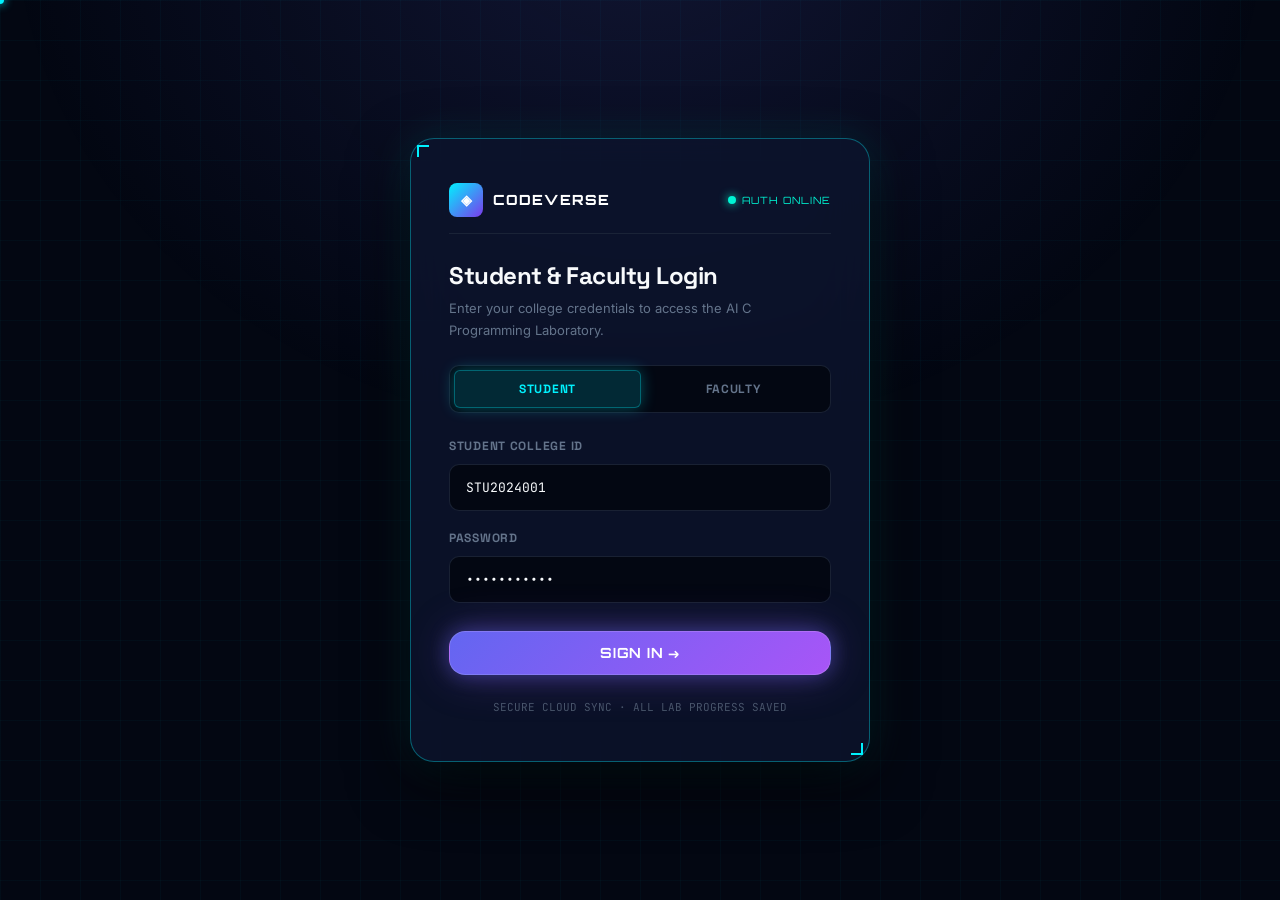
<file: frontend/login.html>
<!DOCTYPE html>
<html lang="en">
<head>
  <meta charset="UTF-8" />
  <meta name="viewport" content="width=device-width, initial-scale=1.0" />
  <title>Login — SMART LAB: Intelligent C Programming Laboratory</title>
  <meta name="description" content="Sign in to the SMART LAB C programming assessment and error explanation system." />

  <!-- Google Fonts -->
  <link rel="preconnect" href="https://fonts.googleapis.com">
  <link href="https://fonts.googleapis.com/css2?family=Inter:wght@400;500;600;700;800&family=Orbitron:wght@600;800;900&family=Space+Grotesk:wght@500;600;700;800&family=JetBrains+Mono:wght@400;500&display=swap" rel="stylesheet" />

  <link rel="stylesheet" href="css/base.css" />
  <link rel="stylesheet" href="css/components.css" />
  <link rel="stylesheet" href="css/animations.css" />

  <style>
    .login-page {
      min-height: 100vh;
      display: flex;
      align-items: center;
      justify-content: center;
      position: relative;
      overflow: hidden;
      padding: 24px;
    }

    .login-terminal {
      position: relative;
      z-index: 2;
      width: 100%;
      max-width: 460px;
      padding: 44px 38px;
      background: rgba(13, 21, 46, 0.8);
      backdrop-filter: blur(28px);
      border: 1px solid var(--border-cyan);
      border-radius: var(--radius-xl);
      box-shadow: 0 20px 60px rgba(0, 0, 0, 0.8), 0 0 40px rgba(0, 242, 254, 0.15);
    }

    .login-terminal-header {
      display: flex;
      align-items: center;
      justify-content: space-between;
      margin-bottom: 28px;
      padding-bottom: 16px;
      border-bottom: 1px solid var(--border-subtle);
    }

    .terminal-status-tag {
      font-family: var(--font-cyber);
      font-size: 10px;
      color: var(--neon-emerald);
      letter-spacing: 0.1em;
      display: flex;
      align-items: center;
      gap: 6px;
    }

    .role-toggle-bar {
      display: flex;
      background: var(--bg-deepest);
      border: 1px solid var(--border-subtle);
      border-radius: var(--radius-md);
      padding: 4px;
      margin-bottom: 24px;
    }

    .role-btn {
      flex: 1;
      padding: 10px;
      text-align: center;
      font-family: var(--font-display);
      font-size: var(--text-xs);
      font-weight: 700;
      color: var(--text-faint);
      border-radius: var(--radius-sm);
      border: none;
      background: transparent;
      cursor: pointer;
      letter-spacing: 0.06em;
      text-transform: uppercase;
      transition: all var(--duration-fast);
    }

    .role-btn.active {
      background: rgba(0, 242, 254, 0.15);
      color: var(--neon-cyan);
      box-shadow: 0 0 15px rgba(0, 242, 254, 0.3);
      border: 1px solid rgba(0, 242, 254, 0.3);
    }

    .login-input {
      background: var(--bg-deepest);
      border: 1px solid var(--border-subtle);
      border-radius: var(--radius-md);
      color: var(--text-primary);
      font-family: var(--font-mono);
      font-size: var(--text-sm);
      padding: 14px 16px;
      width: 100%;
      outline: none;
      transition: all 0.2s ease;
    }

    .login-input:focus {
      border-color: var(--neon-cyan);
      box-shadow: 0 0 16px rgba(0, 242, 254, 0.3);
    }
  </style>
</head>
<body>

  <div class="login-page">
    <div class="login-terminal corner-brackets anim-scale-in">
      <div class="login-terminal-header">
        <div style="display: flex; align-items: center; gap: 10px;">
          <div style="width: 34px; height: 34px; border-radius: 8px; background: linear-gradient(135deg, #00f2fe, #7c3aed); display: flex; align-items: center; justify-content: center; color: white; font-family: var(--font-cyber); font-weight: 900; font-size: 14px;">◈</div>
          <span style="font-family: var(--font-cyber); font-size: 14px; font-weight: 800; color: #fff; letter-spacing: 0.08em;">CODEVERSE</span>
        </div>
        <div class="terminal-status-tag">
          <span class="status-dot online"></span>
          AUTH ONLINE
        </div>
      </div>

      <h1 style="font-size: var(--text-2xl); font-weight: 800; margin-bottom: 6px;">Student & Faculty Login</h1>
      <p style="font-size: var(--text-sm); color: var(--text-faint); margin-bottom: 24px;">Enter your college credentials to access the AI C Programming Laboratory.</p>

      <!-- Role Selector -->
      <div class="role-toggle-bar" role="tablist">
        <button class="role-btn active" data-role="student" role="tab" id="btn-role-student">Student</button>
        <button class="role-btn" data-role="faculty" role="tab" id="btn-role-faculty">Faculty</button>
      </div>

      <!-- Login Form -->
      <form id="terminal-login-form">
        <div class="input-group">
          <label class="input-label" id="label-user-id" for="input-user-id">Student College ID</label>
          <input class="login-input" type="text" id="input-user-id" placeholder="e.g. STU2024001" autocomplete="username" required value="STU2024001" />
        </div>

        <div class="input-group" style="margin-bottom: 28px;">
          <label class="input-label" for="input-password">Password</label>
          <input class="login-input" type="password" id="input-password" placeholder="••••••••" autocomplete="current-password" required value="password123" />
        </div>

        <button type="submit" class="btn btn-primary btn-lg" id="btn-submit-login" style="width: 100%;" data-magnetic>
          <span style="font-family: var(--font-cyber); letter-spacing: 0.05em;">SIGN IN →</span>
        </button>
      </form>

      <div style="text-align: center; margin-top: 24px; font-size: 11px; color: var(--text-ghost); font-family: var(--font-mono);">
        SECURE CLOUD SYNC · ALL LAB PROGRESS SAVED
      </div>
    </div>
  </div>

  <script src="https://cdnjs.cloudflare.com/ajax/libs/gsap/3.12.5/gsap.min.js"></script>
  <script src="js/audio.js"></script>
  <script src="js/cursor.js"></script>
  <script src="js/fullscreen.js"></script>
  <script src="js/api.js"></script>

  <script>
    let selectedRole = 'student';
    const roleButtons = document.querySelectorAll('.role-btn');
    const labelUserId = document.getElementById('label-user-id');
    const inputUserId = document.getElementById('input-user-id');
    const form = document.getElementById('terminal-login-form');
    const submitBtn = document.getElementById('btn-submit-login');

    roleButtons.forEach(btn => {
      btn.addEventListener('click', () => {
        roleButtons.forEach(b => b.classList.remove('active'));
        btn.classList.add('active');
        selectedRole = btn.dataset.role;

        if (typeof SoundFX !== 'undefined') SoundFX.playClick();

        if (selectedRole === 'faculty') {
          labelUserId.textContent = 'Faculty ID';
          inputUserId.placeholder = 'e.g. FAC2024001';
          inputUserId.value = 'FAC2024001';
        } else {
          labelUserId.textContent = 'Student College ID';
          inputUserId.placeholder = 'e.g. STU2024001';
          inputUserId.value = 'STU2024001';
        }
      });
    });

    form.addEventListener('submit', async (e) => {
      e.preventDefault();
      if (typeof SoundFX !== 'undefined') SoundFX.playExecute();

      submitBtn.disabled = true;
      submitBtn.innerHTML = '<span class="spinner"></span> AUTHENTICATING...';


      const userId = inputUserId.value.trim() || (selectedRole === 'faculty' ? 'FAC2024001' : 'STU2024001');

      try {
        await API.login(userId, selectedRole);
      } catch (err) {
        console.log('Login API fallback local storage set');
        localStorage.setItem('codeverse_user_id', userId);
        localStorage.setItem('codeverse_role', selectedRole);
      }

      await new Promise(r => setTimeout(r, 600));

      if (selectedRole === 'faculty') {
        window.location.href = 'faculty/dashboard.html';
      } else {
        window.location.href = 'student/dashboard.html';
      }
    });
  </script>
</body>
</html>
</file>
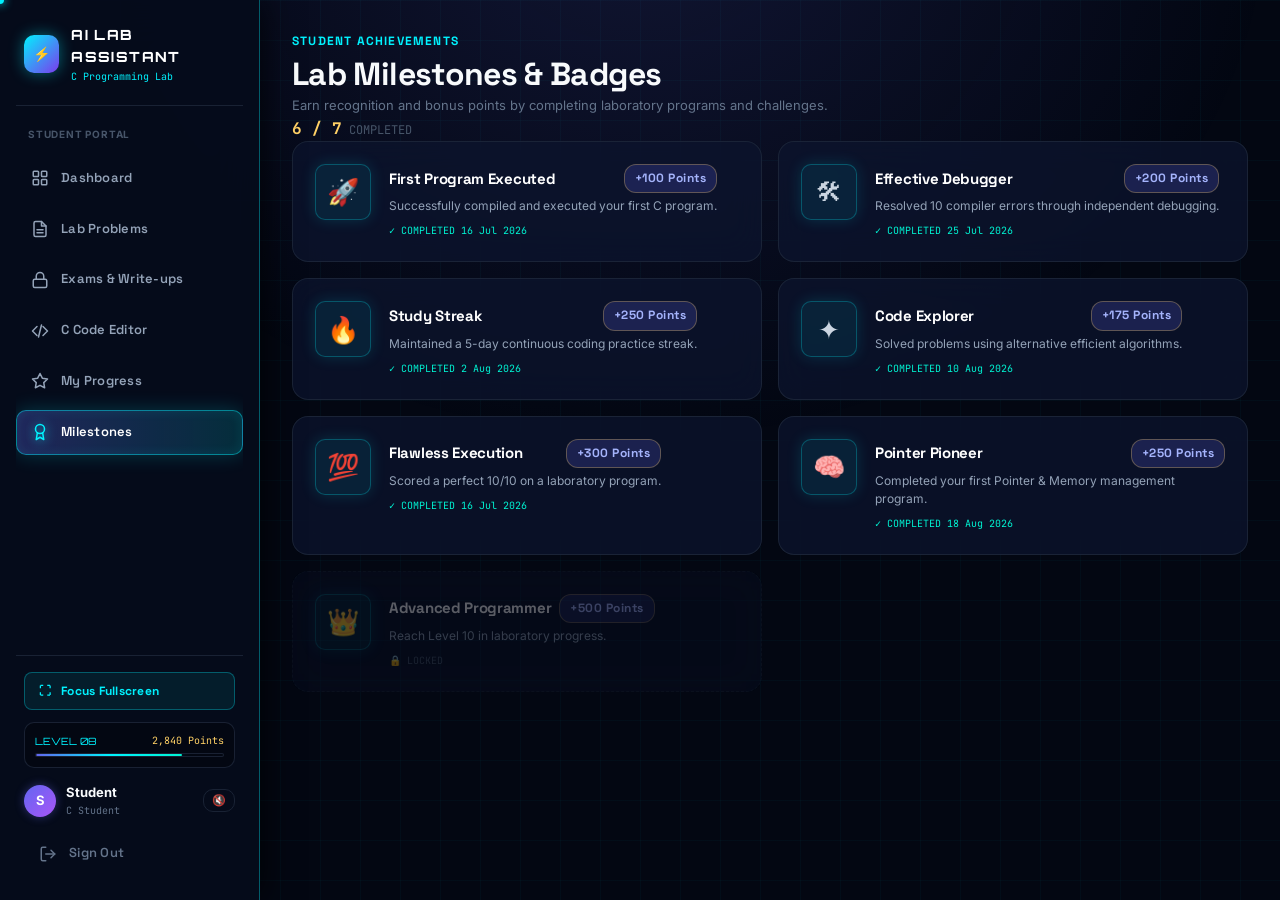
<file: frontend/student/achievements.html>
<!DOCTYPE html>
<html lang="en">
<head>
  <meta charset="UTF-8" />
  <meta name="viewport" content="width=device-width, initial-scale=1.0" />
  <title>Milestones & Badges — AI Lab Assistant</title>
  <meta name="description" content="View earned lab milestones and recognition in the AI C Programming Laboratory." />

  <!-- Google Fonts -->
  <link rel="preconnect" href="https://fonts.googleapis.com">
  <link href="https://fonts.googleapis.com/css2?family=Inter:wght@400;500;600;700;800&family=Space+Grotesk:wght@500;600;700;800&family=JetBrains+Mono:wght@400;500;600&display=swap" rel="stylesheet" />

  <link rel="stylesheet" href="../css/base.css" />
  <link rel="stylesheet" href="../css/components.css" />
  <link rel="stylesheet" href="../css/animations.css" />

  <style>
    .main-content {
      margin-left: 260px;
      min-height: 100vh;
      padding: 32px;
      position: relative;
      z-index: 2;
    }

    .trophy-grid {
      display: grid;
      grid-template-columns: repeat(auto-fill, minmax(320px, 1fr));
      gap: 16px;
    }

    .trophy-card {
      background: rgba(13, 21, 46, 0.75);
      border: 1px solid var(--border-subtle);
      border-radius: var(--radius-lg);
      padding: 22px;
      display: flex;
      gap: 18px;
      backdrop-filter: blur(16px);
      transition: all 0.3s cubic-bezier(0.16, 1, 0.3, 1);
      position: relative;
      overflow: hidden;
    }

    .trophy-card:not(.locked):hover {
      border-color: var(--neon-cyan);
      transform: translateY(-4px);
      box-shadow: 0 12px 30px rgba(0, 0, 0, 0.6), 0 0 25px rgba(0, 242, 254, 0.15);
    }

    .trophy-card.locked {
      opacity: 0.35;
      border-style: dashed;
    }

    .trophy-icon-box {
      width: 56px;
      height: 56px;
      border-radius: var(--radius-md);
      display: flex;
      align-items: center;
      justify-content: center;
      font-size: 26px;
      background: rgba(0, 242, 254, 0.08);
      border: 1px solid rgba(0, 242, 254, 0.25);
      flex-shrink: 0;
      box-shadow: 0 0 15px rgba(0, 242, 254, 0.15);
    }

    @media (max-width: 768px) {
      .main-content { margin-left: 0; padding: 20px; }
    }
  </style>
</head>
<body>

  <div class="main-content" id="page-content">
    <div class="page-header anim-init anim-fade-up">
      <div>
        <div class="label" style="color: var(--neon-cyan); margin-bottom: 4px;">STUDENT ACHIEVEMENTS</div>
        <h1 style="font-size: var(--text-3xl); font-weight: 900;">Lab Milestones & Badges</h1>
        <p style="font-size: var(--text-sm); color: var(--text-faint);">Earn recognition and bonus points by completing laboratory programs and challenges.</p>
      </div>
      <div style="display: flex; gap: 16px; font-family: var(--font-mono); font-size: var(--text-xs);">
        <div><strong style="color: var(--xp-gold); font-size: 16px;">6 / 7</strong> <span style="color: var(--text-ghost);">COMPLETED</span></div>
      </div>
    </div>

    <!-- Trophies Grid -->
    <div class="trophy-grid" id="trophies-container"></div>
  </div>

  <!-- Scripts -->
  <script src="https://cdnjs.cloudflare.com/ajax/libs/gsap/3.12.5/gsap.min.js"></script>

  <script src="../js/mock-data.js"></script>
  <script src="../js/security.js"></script>
  <script src="../js/audio.js"></script>
  <script src="../js/gamification.js"></script>
  <script src="../js/cursor.js"></script>
  <script src="../js/animations.js"></script>
  <script src="../js/fullscreen.js"></script>
  <script src="../js/navigation.js"></script>
  <script src="../js/app.js"></script>

  <script>
    App.init({
      role: 'student',
      activeNav: 'achievements',
      onReady: () => {
        const container = document.getElementById('trophies-container');
        MockData.achievements.forEach((ach, i) => {
          const card = document.createElement('div');
          card.className = `trophy-card tilt-card ${ach.earned ? '' : 'locked'}`;
          card.setAttribute('data-reveal', '');
          card.style.animationDelay = `${i * 0.05}s`;

          card.innerHTML = `
            <div class="trophy-icon-box">${ach.icon}</div>
            <div>
              <div style="display: flex; align-items: center; justify-content: space-between; gap: 8px; margin-bottom: 4px;">
                <h4 style="font-family: var(--font-display); font-size: 15px; font-weight: 800; color: #fff;">${ach.title}</h4>
                <span class="mission-xp-badge" style="background: rgba(99, 102, 241, 0.2); color: #a5b4fc; padding: 4px 10px; border-radius: 12px; font-weight: 700; font-size: 12px;">+${ach.xp} Points</span>
              </div>
              <p style="font-size: 12px; color: var(--text-muted); line-height: 1.5; margin-bottom: 8px;">${ach.description}</p>
              <div style="font-size: 10px; font-family: var(--font-mono); color: ${ach.earned ? 'var(--neon-emerald)' : 'var(--text-ghost)'};">
                ${ach.earned ? `✓ COMPLETED ${App.formatDate(ach.earnedDate)}` : '🔒 LOCKED'}
              </div>
            </div>
          `;
          container.appendChild(card);
        });

        Animations.initTiltCards();
        Animations.initScrollReveal();
      }
    });
  </script>
</body>
</html>
</file>
<file: frontend/css/base.css>
/* ═══════════════════════════════════════════════════════════════
   CODEVERSE — Design System (base.css)
   Cyberpunk / Sci-Fi HUD Tokens, Typography, Resets & Global Utilities
   ═══════════════════════════════════════════════════════════════ */

/* ── Google Fonts ───────────────────────────────────────────── */
@import url('https://fonts.googleapis.com/css2?family=Inter:wght@300;400;500;600;700;800&family=Orbitron:wght@600;700;800;900&family=Space+Grotesk:wght@400;500;600;700;800&family=JetBrains+Mono:wght@400;500;600;700&display=swap');

/* ── Design Tokens ──────────────────────────────────────────── */
:root {
  /* Background layers — Deep Void Cyber Space */
  --bg-deepest:    #030712;
  --bg-deep:       #060c1c;
  --bg-base:       #0a1128;
  --bg-surface:    #0e1738;
  --bg-elevated:   #13204a;
  --bg-overlay:    #192a5e;
  --bg-cyber:      rgba(14, 23, 56, 0.75);

  /* Primary Cyber Accents — Violet & Electric Indigo */
  --primary-50:    #f5f3ff;
  --primary-100:   #ede9fe;
  --primary-200:   #ddd6fe;
  --primary-300:   #c4b5fd;
  --primary-400:   #a78bfa;
  --primary-500:   #8b5cf6;
  --primary-600:   #7c3aed;
  --primary-700:   #6d28d9;
  --primary-glow:  #a855f7;

  /* Secondary Cyber Accents — Electric Cyan & Neon Blue */
  --cyan-300:      #67e8f9;
  --cyan-400:      #22d3ee;
  --cyan-500:      #06b6d4;
  --neon-cyan:     #00f2fe;
  --neon-blue:     #38bdf8;
  --accent-blue:   #0ea5e9;

  /* Accent — Neon Indigo */
  --accent-300:    #a5b4fc;
  --accent-400:    #818cf8;
  --accent-500:    #6366f1;
  --accent-600:    #4f46e5;

  /* Semantic Colors — Neon Cyber Status */
  --success-300:   #86efac;
  --success-400:   #4ade80;
  --success-500:   #22c55e;
  --neon-emerald:  #00f5d4;
  --success-bg:    rgba(0, 245, 212, 0.08);

  --warning-300:   #fde047;
  --warning-400:   #fbbf24;
  --warning-500:   #f59e0b;
  --neon-amber:    #ffb703;
  --warning-bg:    rgba(255, 183, 3, 0.08);

  --error-300:     #fca5a5;
  --error-400:     #f87171;
  --error-500:     #ef4444;
  --neon-crimson:  #ff0054;
  --error-bg:      rgba(255, 0, 84, 0.08);

  --xp-gold:       #ffd166;
  --xp-glow:       0 0 16px rgba(255, 209, 102, 0.45);

  /* Text Hierarchy */
  --text-primary:   #f8fafc;
  --text-secondary: #cbd5e1;
  --text-muted:     #94a3b8;
  --text-faint:     #64748b;
  --text-ghost:     #475569;
  --text-cyan:      #38bdf8;
  --text-emerald:   #34d399;

  /* Cyber Borders */
  --border-subtle:  rgba(30, 41, 59, 0.8);
  --border-default: rgba(51, 65, 85, 0.9);
  --border-strong:  rgba(71, 85, 105, 1);
  --border-cyan:    rgba(0, 242, 254, 0.35);
  --border-purple:  rgba(168, 85, 247, 0.35);

  /* Gradients */
  --gradient-primary:   linear-gradient(135deg, #6366f1, #a855f7);
  --gradient-cyber:     linear-gradient(135deg, #00f2fe 0%, #4facfe 100%);
  --gradient-secondary: linear-gradient(135deg, #0ea5e9, #6366f1);
  --gradient-emerald:   linear-gradient(135deg, #00f5d4, #059669);
  --gradient-amber:     linear-gradient(135deg, #ffb703, #fb8500);
  --gradient-crimson:   linear-gradient(135deg, #ff0054, #d90429);
  --gradient-hero:      linear-gradient(135deg, #030712 0%, #0a1128 40%, #170d38 75%, #030712 100%);

  /* High-Tech Glows */
  --glow-primary:   0 0 20px rgba(99, 102, 241, 0.45), 0 0 45px rgba(168, 85, 247, 0.25);
  --glow-cyan:      0 0 20px rgba(0, 242, 254, 0.45), 0 0 45px rgba(0, 242, 254, 0.2);
  --glow-success:   0 0 16px rgba(0, 245, 212, 0.4), 0 0 35px rgba(0, 245, 212, 0.15);
  --glow-error:     0 0 16px rgba(255, 0, 84, 0.4), 0 0 35px rgba(255, 0, 84, 0.15);
  --glow-amber:     0 0 16px rgba(255, 183, 3, 0.4);

  /* Shadows */
  --shadow-sm:   0 2px 6px rgba(0, 0, 0, 0.5);
  --shadow-md:   0 8px 24px rgba(0, 0, 0, 0.6);
  --shadow-lg:   0 16px 48px rgba(0, 0, 0, 0.7);
  --shadow-xl:   0 24px 72px rgba(0, 0, 0, 0.8);

  /* Spacing */
  --space-xs:    4px;
  --space-sm:    8px;
  --space-md:    16px;
  --space-lg:    24px;
  --space-xl:    32px;
  --space-2xl:   48px;
  --space-3xl:   64px;

  /* Radius */
  --radius-sm:   6px;
  --radius-md:   10px;
  --radius-lg:   16px;
  --radius-xl:   24px;
  --radius-full: 9999px;

  /* Typography */
  --font-sans:     'Inter', -apple-system, BlinkMacSystemFont, 'Segoe UI', sans-serif;
  --font-display:  'Space Grotesk', var(--font-sans);
  --font-cyber:    'Orbitron', var(--font-display);
  --font-mono:     'JetBrains Mono', 'Fira Code', monospace;

  --text-xs:    0.75rem;    /* 12px */
  --text-sm:    0.8125rem;  /* 13px */
  --text-base:  0.875rem;   /* 14px */
  --text-lg:    1rem;       /* 16px */
  --text-xl:    1.25rem;    /* 20px */
  --text-2xl:   1.5rem;     /* 24px */
  --text-3xl:   2rem;       /* 32px */
  --text-4xl:   2.5rem;     /* 40px */
  --text-5xl:   3.5rem;     /* 56px */

  /* Transitions */
  --ease-out:    cubic-bezier(0.16, 1, 0.3, 1);
  --ease-elastic: cubic-bezier(0.34, 1.56, 0.64, 1);
  --duration-fast:   150ms;
  --duration-normal: 250ms;
  --duration-slow:   400ms;

  /* Z-index layers */
  --z-base:      1;
  --z-sticky:    100;
  --z-nav:       500;
  --z-modal:     1000;
  --z-toast:     2000;
  --z-cursor:    9999;
}

/* ── Global Resets ──────────────────────────────────────────── */
*, *::before, *::after {
  box-sizing: border-box;
  margin: 0;
  padding: 0;
}

html {
  scroll-behavior: smooth;
  -webkit-font-smoothing: antialiased;
  -moz-osx-font-smoothing: grayscale;
  background: var(--bg-deepest);
}

body {
  font-family: var(--font-sans);
  font-size: var(--text-base);
  line-height: 1.6;
  color: var(--text-secondary);
  background: var(--bg-deepest);
  min-height: 100vh;
  overflow-x: hidden;
  position: relative;
}

/* ── Cyber Background Ambient Glow & Grid ───────────────────── */
body::before {
  content: '';
  position: fixed;
  inset: 0;
  background-image: 
    linear-gradient(rgba(0, 242, 254, 0.03) 1px, transparent 1px),
    linear-gradient(90deg, rgba(0, 242, 254, 0.03) 1px, transparent 1px);
  background-size: 40px 40px;
  pointer-events: none;
  z-index: 0;
}

body::after {
  content: '';
  position: fixed;
  top: 0;
  left: 0;
  right: 0;
  height: 450px;
  background: radial-gradient(ellipse at 50% -20%, rgba(99, 102, 241, 0.15) 0%, transparent 70%);
  pointer-events: none;
  z-index: 0;
}

/* ── Typography Elements ────────────────────────────────────── */
h1, h2, h3, h4, h5, h6 {
  color: var(--text-primary);
  font-family: var(--font-display);
  font-weight: 700;
  line-height: 1.2;
  letter-spacing: -0.02em;
}

h1 { font-size: var(--text-5xl); }
h2 { font-size: var(--text-3xl); }
h3 { font-size: var(--text-2xl); }
h4 { font-size: var(--text-xl); }
h5 { font-size: var(--text-lg); }

.font-cyber {
  font-family: var(--font-cyber);
  letter-spacing: 0.06em;
}

.font-mono {
  font-family: var(--font-mono);
}

p {
  color: var(--text-muted);
  line-height: 1.7;
}

a {
  color: var(--cyan-400);
  text-decoration: none;
  transition: all var(--duration-fast) var(--ease-out);
}

a:hover {
  color: var(--neon-cyan);
  text-shadow: 0 0 10px rgba(0, 242, 254, 0.5);
}

code, kbd {
  font-family: var(--font-mono);
  font-size: 0.88em;
  background: var(--bg-deep);
  color: var(--cyan-300);
  padding: 2px 7px;
  border-radius: var(--radius-sm);
  border: 1px solid var(--border-cyan);
}

/* ── Custom Scrollbar ───────────────────────────────────────── */
::-webkit-scrollbar {
  width: 6px;
  height: 6px;
}

::-webkit-scrollbar-track {
  background: var(--bg-deepest);
}

::-webkit-scrollbar-thumb {
  background: var(--border-default);
  border-radius: 3px;
}

::-webkit-scrollbar-thumb:hover {
  background: var(--accent-500);
  box-shadow: 0 0 10px var(--accent-500);
}

* {
  scrollbar-width: thin;
  scrollbar-color: var(--border-default) var(--bg-deepest);
}

/* ── Selection ──────────────────────────────────────────────── */
::selection {
  background: rgba(0, 242, 254, 0.25);
  color: #fff;
  text-shadow: 0 0 8px rgba(0, 242, 254, 0.8);
}

/* ── Focus Rings ────────────────────────────────────────────── */
:focus-visible {
  outline: 2px solid var(--neon-cyan);
  outline-offset: 2px;
  box-shadow: 0 0 12px rgba(0, 242, 254, 0.5);
}

/* ── Holographic Glass Utilities ────────────────────────────── */
.glass {
  background: rgba(14, 23, 56, 0.65);
  backdrop-filter: blur(20px);
  -webkit-backdrop-filter: blur(20px);
  border: 1px solid rgba(255, 255, 255, 0.08);
  box-shadow: var(--shadow-md);
}

.glass-cyber {
  background: rgba(14, 23, 56, 0.7);
  backdrop-filter: blur(24px);
  -webkit-backdrop-filter: blur(24px);
  border: 1px solid rgba(0, 242, 254, 0.2);
  box-shadow: 0 8px 32px rgba(0, 0, 0, 0.6), inset 0 0 15px rgba(0, 242, 254, 0.03);
}

/* ── Cyber Cutout Utility (Polygon Corners) ──────────────────── */
.cyber-cut {
  clip-path: polygon(
    0 8px,
    8px 0,
    calc(100% - 8px) 0,
    100% 8px,
    100% calc(100% - 8px),
    calc(100% - 8px) 100%,
    8px 100%,
    0 calc(100% - 8px)
  );
}

/* ── High-Tech Gradient Text ────────────────────────────────── */
.gradient-text {
  background: var(--gradient-primary);
  -webkit-background-clip: text;
  -webkit-text-fill-color: transparent;
  background-clip: text;
}

.gradient-text-cyan {
  background: var(--gradient-cyber);
  -webkit-background-clip: text;
  -webkit-text-fill-color: transparent;
  background-clip: text;
}

.gradient-text-gold {
  background: linear-gradient(135deg, #ffd166, #ff9f1c);
  -webkit-background-clip: text;
  -webkit-text-fill-color: transparent;
  background-clip: text;
}

/* ── Labels & Status Dots ───────────────────────────────────── */
.label {
  font-family: var(--font-display);
  font-size: var(--text-xs);
  font-weight: 700;
  letter-spacing: 0.1em;
  text-transform: uppercase;
  color: var(--text-ghost);
}

.status-dot {
  width: 8px;
  height: 8px;
  border-radius: 50%;
  display: inline-block;
  background: var(--text-ghost);
  transition: all var(--duration-normal) var(--ease-out);
}

.status-dot.online {
  background: var(--neon-emerald);
  box-shadow: 0 0 10px var(--neon-emerald);
}

.status-dot.offline {
  background: var(--neon-crimson);
  box-shadow: 0 0 10px var(--neon-crimson);
}

.status-dot.warning {
  background: var(--neon-amber);
  box-shadow: 0 0 10px var(--neon-amber);
}

.status-dot.cyan {
  background: var(--neon-cyan);
  box-shadow: 0 0 10px var(--neon-cyan);
}

/* ── Container Layouts ──────────────────────────────────────── */
.container {
  width: 100%;
  max-width: 1280px;
  margin: 0 auto;
  padding: 0 var(--space-lg);
  position: relative;
  z-index: 2;
}

.container-wide {
  width: 100%;
  max-width: 1440px;
  margin: 0 auto;
  padding: 0 var(--space-xl);
  position: relative;
  z-index: 2;
}

/* ── Custom Cyber Cursor ────────────────────────────────────── */
.custom-cursor {
  position: fixed;
  top: 0;
  left: 0;
  width: 8px;
  height: 8px;
  background: var(--neon-cyan);
  border-radius: 50%;
  pointer-events: none;
  z-index: var(--z-cursor);
  box-shadow: 0 0 10px var(--neon-cyan);
  transform: translate(-50%, -50%);
  transition: width 0.2s, height 0.2s, background-color 0.2s;
}

.custom-cursor-follower {
  position: fixed;
  top: 0;
  left: 0;
  width: 32px;
  height: 32px;
  border: 1px solid rgba(0, 242, 254, 0.4);
  border-radius: 50%;
  pointer-events: none;
  z-index: calc(var(--z-cursor) - 1);
  transform: translate(-50%, -50%);
  transition: width 0.25s, height 0.25s, border-color 0.25s;
}

.custom-cursor.active {
  width: 14px;
  height: 14px;
  background: var(--primary-glow);
  box-shadow: 0 0 15px var(--primary-glow);
}

.custom-cursor-follower.active {
  width: 48px;
  height: 48px;
  border-color: rgba(168, 85, 247, 0.6);
  background: rgba(168, 85, 247, 0.08);
}

@media (pointer: coarse), (prefers-reduced-motion: reduce) {
  .custom-cursor, .custom-cursor-follower {
    display: none !important;
  }
}
</file>
<file: frontend/css/components.css>
/* ═══════════════════════════════════════════════════════════════
   CODEVERSE — Component Library (components.css)
   Full Suite: Navigation Sidebar, Player HUDs, Mission Cards,
   Lab Matrix HUD, AI Diagnostics, Modals, Trophies & Toasts
   ═══════════════════════════════════════════════════════════════ */

/* ── 1. Cyber Navigation Sidebar ────────────────────────────── */
.sidebar {
  position: fixed;
  top: 0;
  left: 0;
  bottom: 0;
  width: 260px;
  background: rgba(6, 12, 28, 0.96);
  border-right: 1px solid var(--border-cyan);
  backdrop-filter: blur(24px);
  -webkit-backdrop-filter: blur(24px);
  display: flex;
  flex-direction: column;
  padding: 24px 16px;
  z-index: var(--z-nav);
  box-shadow: 4px 0 30px rgba(0, 0, 0, 0.7);
  transition: transform 0.3s cubic-bezier(0.16, 1, 0.3, 1);
}

.sidebar-logo {
  display: flex;
  align-items: center;
  gap: 12px;
  padding: 0 8px 20px;
  border-bottom: 1px solid var(--border-subtle);
  margin-bottom: 20px;
}

.sidebar-logo-icon {
  width: 38px;
  height: 38px;
  border-radius: 10px;
  background: linear-gradient(135deg, #00f2fe, #7c3aed);
  display: flex;
  align-items: center;
  justify-content: center;
  color: white;
  font-family: var(--font-cyber);
  font-weight: 900;
  font-size: 14px;
  box-shadow: 0 0 16px rgba(0, 242, 254, 0.45);
}

.sidebar-nav {
  display: flex;
  flex-direction: column;
  gap: 6px;
  flex: 1;
  overflow-y: auto;
}

.nav-item {
  display: flex;
  align-items: center;
  gap: 12px;
  padding: 11px 14px;
  font-family: var(--font-display);
  font-size: var(--text-sm);
  font-weight: 600;
  color: var(--text-muted);
  border-radius: var(--radius-md);
  border: 1px solid transparent;
  transition: all var(--duration-fast) var(--ease-out);
  text-decoration: none;
  letter-spacing: 0.02em;
}

.nav-item svg {
  width: 18px;
  height: 18px;
  flex-shrink: 0;
  stroke-width: 2;
  transition: transform 0.2s ease, stroke 0.2s ease;
}

.nav-item:hover {
  color: var(--neon-cyan);
  background: rgba(0, 242, 254, 0.06);
  border-color: rgba(0, 242, 254, 0.25);
  transform: translateX(3px);
}

.nav-item:hover svg {
  stroke: var(--neon-cyan);
}

.nav-item.active {
  color: #fff;
  background: linear-gradient(90deg, rgba(99, 102, 241, 0.3), rgba(0, 242, 254, 0.15));
  border-color: rgba(0, 242, 254, 0.45);
  box-shadow: 0 0 20px rgba(0, 242, 254, 0.2), inset 0 0 12px rgba(0, 242, 254, 0.1);
}

.nav-item.active svg {
  stroke: var(--neon-cyan);
  filter: drop-shadow(0 0 6px rgba(0, 242, 254, 0.8));
}

.sidebar-footer {
  padding: 16px 8px 0;
  border-top: 1px solid var(--border-subtle);
  margin-top: auto;
}

/* ── 2. Main Content Layout ─────────────────────────────────── */
.main-content {
  margin-left: 260px;
  min-height: 100vh;
  padding: 32px;
  position: relative;
  z-index: 2;
  transition: margin-left 0.3s ease;
}

/* ── 3. Buttons ─────────────────────────────────────────────── */
.btn {
  display: inline-flex;
  align-items: center;
  justify-content: center;
  gap: 10px;
  padding: 10px 24px;
  font-family: var(--font-display);
  font-size: var(--text-sm);
  font-weight: 700;
  line-height: 1;
  border: none;
  border-radius: var(--radius-md);
  cursor: pointer;
  transition: all var(--duration-normal) var(--ease-out);
  white-space: nowrap;
  position: relative;
  overflow: hidden;
  letter-spacing: 0.03em;
  text-decoration: none;
}

.btn:disabled {
  opacity: 0.45;
  cursor: not-allowed;
  transform: none !important;
  box-shadow: none !important;
}

.btn-sm {
  padding: 7px 16px;
  font-size: var(--text-xs);
  border-radius: var(--radius-sm);
}

.btn-lg {
  padding: 14px 32px;
  font-size: var(--text-base);
  border-radius: var(--radius-lg);
}

/* Primary Cyber Button */
.btn-primary {
  background: var(--gradient-primary);
  color: #fff;
  box-shadow: var(--glow-primary);
  border: 1px solid rgba(255, 255, 255, 0.15);
}

.btn-primary::before {
  content: '';
  position: absolute;
  top: 0;
  left: -100%;
  width: 100%;
  height: 100%;
  background: linear-gradient(90deg, transparent, rgba(255, 255, 255, 0.3), transparent);
  transition: left 0.6s ease;
}

.btn-primary:hover:not(:disabled)::before {
  left: 100%;
}

.btn-primary:hover:not(:disabled) {
  transform: translateY(-2px);
  box-shadow: 0 0 30px rgba(99, 102, 241, 0.6), 0 0 50px rgba(168, 85, 247, 0.3);
}

/* Secondary Cyber Button */
.btn-secondary {
  background: rgba(14, 23, 56, 0.85);
  color: var(--text-secondary);
  border: 1px solid var(--border-cyan);
  backdrop-filter: blur(12px);
}

.btn-secondary:hover:not(:disabled) {
  background: rgba(25, 42, 94, 0.9);
  border-color: var(--neon-cyan);
  color: #fff;
  box-shadow: 0 0 20px rgba(0, 242, 254, 0.25);
  transform: translateY(-1px);
}

/* Run / Execute Cyber Button */
.btn-run {
  background: linear-gradient(135deg, #4f46e5, #7c3aed);
  color: #fff;
  border: 1px solid rgba(168, 85, 247, 0.4);
  border-radius: var(--radius-md);
  padding: 8px 24px;
  font-family: var(--font-display);
  font-size: var(--text-sm);
  font-weight: 700;
  letter-spacing: 0.05em;
  cursor: pointer;
  display: inline-flex;
  align-items: center;
  gap: 8px;
  box-shadow: 0 0 20px rgba(99, 102, 241, 0.45);
  transition: all var(--duration-normal) var(--ease-out);
}

.btn-run:hover:not(:disabled) {
  box-shadow: 0 0 30px rgba(99, 102, 241, 0.7);
  transform: translateY(-1px);
}

.btn-run.compiling {
  background: linear-gradient(135deg, #d97706, #f59e0b);
  border-color: rgba(251, 191, 36, 0.5);
  box-shadow: 0 0 25px rgba(245, 158, 11, 0.5);
}

.btn-run.success {
  background: linear-gradient(135deg, #059669, #10b981);
  border-color: rgba(16, 185, 129, 0.5);
  box-shadow: var(--glow-success);
}

.btn-run.error {
  background: linear-gradient(135deg, #dc2626, #ef4444);
  border-color: rgba(239, 68, 68, 0.5);
  box-shadow: var(--glow-error);
}

/* Submit Mission Button */
.btn-submit {
  background: linear-gradient(135deg, #059669, #00f5d4);
  color: #030712;
  font-weight: 800;
  border: none;
  border-radius: var(--radius-md);
  padding: 11px 28px;
  font-family: var(--font-display);
  font-size: var(--text-sm);
  letter-spacing: 0.04em;
  cursor: pointer;
  display: flex;
  align-items: center;
  justify-content: center;
  gap: 8px;
  box-shadow: var(--glow-success);
  transition: all var(--duration-normal) var(--ease-out);
}

.btn-submit:hover:not(:disabled) {
  box-shadow: 0 0 35px rgba(0, 245, 212, 0.6);
  transform: translateY(-2px);
}

/* Focus Mode Switcher */
.btn-focus-mode {
  background: rgba(14, 23, 56, 0.9);
  color: var(--text-muted);
  border: 1px solid var(--border-subtle);
  border-radius: var(--radius-md);
  padding: 6px 14px;
  font-size: 11px;
  font-weight: 700;
  letter-spacing: 0.06em;
  text-transform: uppercase;
  cursor: pointer;
  display: inline-flex;
  align-items: center;
  gap: 6px;
  transition: all var(--duration-fast);
}

.btn-focus-mode:hover {
  color: var(--neon-cyan);
  border-color: var(--neon-cyan);
  box-shadow: 0 0 14px rgba(0, 242, 254, 0.3);
}

.btn-focus-mode.active {
  background: rgba(0, 242, 254, 0.15);
  color: var(--neon-cyan);
  border-color: var(--neon-cyan);
  box-shadow: 0 0 18px rgba(0, 242, 254, 0.4);
}

/* Audio Toggle */
.btn-audio-toggle {
  background: transparent;
  color: var(--text-faint);
  border: 1px solid var(--border-subtle);
  border-radius: var(--radius-md);
  padding: 6px 12px;
  font-size: 11px;
  font-weight: 600;
  cursor: pointer;
  display: inline-flex;
  align-items: center;
  gap: 6px;
  transition: all var(--duration-fast);
}

.btn-audio-toggle:hover {
  color: var(--text-primary);
  border-color: var(--border-default);
}

/* Filter Pill Buttons */
.filter-btn {
  padding: 8px 18px;
  font-family: var(--font-display);
  font-size: 11px;
  font-weight: 700;
  color: var(--text-faint);
  background: rgba(14, 23, 56, 0.8);
  border: 1px solid var(--border-subtle);
  border-radius: var(--radius-full);
  cursor: pointer;
  transition: all var(--duration-fast) var(--ease-out);
  letter-spacing: 0.04em;
  text-transform: uppercase;
}

.filter-btn:hover {
  color: #fff;
  border-color: var(--border-default);
}

.filter-btn.active {
  background: rgba(0, 242, 254, 0.15);
  color: var(--neon-cyan);
  border-color: var(--neon-cyan);
  box-shadow: 0 0 15px rgba(0, 242, 254, 0.25);
}

/* ── 4. Cards & Badges ──────────────────────────────────────── */
.card {
  background: var(--bg-surface);
  border: 1px solid var(--border-subtle);
  border-radius: var(--radius-lg);
  padding: var(--space-lg);
  position: relative;
  transition: all var(--duration-normal) var(--ease-out);
}

.card-cyber {
  background: rgba(14, 23, 56, 0.75);
  backdrop-filter: blur(20px);
  border: 1px solid var(--border-cyan);
  border-radius: var(--radius-lg);
  padding: var(--space-lg);
  position: relative;
  overflow: hidden;
}

/* Corner bracket accents */
.corner-brackets::before,
.corner-brackets::after {
  content: '';
  position: absolute;
  width: 12px;
  height: 12px;
  pointer-events: none;
}

.corner-brackets::before {
  top: 6px;
  left: 6px;
  border-top: 2px solid var(--neon-cyan);
  border-left: 2px solid var(--neon-cyan);
}

.corner-brackets::after {
  bottom: 6px;
  right: 6px;
  border-bottom: 2px solid var(--neon-cyan);
  border-right: 2px solid var(--neon-cyan);
}

.motivation-quote {
  font-family: var(--font-display);
  font-size: 16px;
  font-weight: 700;
  color: #fff;
  line-height: 1.5;
  margin-bottom: 6px;
}

.motivation-subtext {
  font-size: 12px;
  color: var(--text-muted);
}

.quest-item {
  display: flex;
  align-items: center;
  justify-content: space-between;
  padding: 12px 0;
  border-bottom: 1px solid var(--border-subtle);
}

.quest-item:last-child {
  border-bottom: none;
}

/* Stat Cards */
.stat-card-cyber {
  background: rgba(14, 23, 56, 0.75);
  border: 1px solid var(--border-subtle);
  border-radius: var(--radius-lg);
  padding: 20px;
  position: relative;
  overflow: hidden;
  backdrop-filter: blur(16px);
  transition: all 0.3s ease;
}

.stat-card-cyber:hover {
  border-color: var(--border-cyan);
  box-shadow: 0 8px 30px rgba(0, 242, 254, 0.15);
  transform: translateY(-2px);
}

.stat-label {
  font-family: var(--font-display);
  font-size: var(--text-xs);
  font-weight: 700;
  letter-spacing: 0.08em;
  text-transform: uppercase;
  color: var(--text-faint);
  margin-bottom: 6px;
}

.stat-value {
  font-family: var(--font-cyber);
  font-size: var(--text-3xl);
  font-weight: 900;
  line-height: 1;
  color: var(--text-primary);
}

/* Difficulty Badges */
.difficulty-badge {
  display: inline-flex;
  align-items: center;
  padding: 3px 10px;
  border-radius: var(--radius-full);
  font-family: var(--font-display);
  font-size: 10px;
  font-weight: 800;
  letter-spacing: 0.06em;
  text-transform: uppercase;
}

.difficulty-easy {
  background: rgba(0, 245, 212, 0.12);
  color: var(--neon-emerald);
  border: 1px solid rgba(0, 245, 212, 0.3);
}

.difficulty-medium {
  background: rgba(255, 183, 3, 0.12);
  color: var(--neon-amber);
  border: 1px solid rgba(255, 183, 3, 0.3);
}

.difficulty-hard {
  background: rgba(255, 0, 84, 0.12);
  color: var(--neon-crimson);
  border: 1px solid rgba(255, 0, 84, 0.3);
}

/* Concept Tags */
.concept-tag {
  display: inline-flex;
  align-items: center;
  padding: 3px 9px;
  border-radius: var(--radius-sm);
  background: var(--bg-deepest);
  border: 1px solid var(--border-subtle);
  font-family: var(--font-mono);
  font-size: 11px;
  color: var(--cyan-300);
}

/* Status Badges */
.status-badge {
  display: inline-flex;
  align-items: center;
  gap: 5px;
  padding: 3px 9px;
  border-radius: var(--radius-full);
  font-size: 11px;
  font-weight: 600;
}

.status-completed {
  background: var(--success-bg);
  color: var(--neon-emerald);
  border: 1px solid rgba(0, 245, 212, 0.25);
}

.status-attempted {
  background: var(--warning-bg);
  color: var(--neon-amber);
  border: 1px solid rgba(255, 183, 3, 0.25);
}

.status-pending {
  background: rgba(100, 116, 139, 0.1);
  color: var(--text-faint);
  border: 1px solid rgba(100, 116, 139, 0.2);
}

.attention-badge {
  display: inline-flex;
  align-items: center;
  padding: 3px 10px;
  border-radius: var(--radius-full);
  font-family: var(--font-display);
  font-size: 10px;
  font-weight: 800;
  background: rgba(255, 0, 84, 0.12);
  color: var(--neon-crimson);
  border: 1px solid rgba(255, 0, 84, 0.3);
}

.view-btn {
  font-family: var(--font-display);
  font-size: var(--text-xs);
  font-weight: 700;
  color: var(--neon-cyan);
  cursor: pointer;
  background: none;
  border: none;
  padding: 4px 10px;
  border-radius: var(--radius-sm);
  transition: all var(--duration-fast);
}

.view-btn:hover {
  background: rgba(0, 242, 254, 0.1);
  text-shadow: 0 0 8px rgba(0, 242, 254, 0.6);
}

/* ── 5. Mission Cards ───────────────────────────────────────── */
.mission-card {
  background: rgba(14, 23, 56, 0.75);
  backdrop-filter: blur(20px);
  border: 1px solid rgba(0, 242, 254, 0.18);
  border-radius: var(--radius-lg);
  padding: 24px;
  cursor: pointer;
  transition: all 0.3s cubic-bezier(0.16, 1, 0.3, 1);
  position: relative;
  overflow: hidden;
}

.mission-card::before {
  content: '';
  position: absolute;
  top: 0;
  left: 0;
  width: 4px;
  height: 100%;
  background: var(--gradient-primary);
  opacity: 0.8;
  transition: width 0.3s ease;
}

.mission-card:hover::before {
  width: 6px;
  box-shadow: 0 0 16px var(--neon-cyan);
}

.mission-card:hover {
  border-color: rgba(0, 242, 254, 0.5);
  transform: translateY(-6px) scale(1.01);
  box-shadow: 0 16px 48px rgba(0, 0, 0, 0.75), 0 0 30px rgba(0, 242, 254, 0.18);
}

.mission-number {
  position: absolute;
  top: 14px;
  right: 20px;
  font-family: var(--font-cyber);
  font-size: 38px;
  font-weight: 900;
  color: rgba(255, 255, 255, 0.05);
  line-height: 1;
}

.mission-card:hover .mission-number {
  color: rgba(0, 242, 254, 0.14);
  text-shadow: 0 0 20px rgba(0, 242, 254, 0.3);
}

.mission-header {
  display: flex;
  align-items: center;
  justify-content: space-between;
  margin-bottom: 14px;
}

.mission-xp-badge {
  display: inline-flex;
  align-items: center;
  gap: 4px;
  padding: 3px 10px;
  border-radius: var(--radius-full);
  background: rgba(255, 209, 102, 0.12);
  border: 1px solid rgba(255, 209, 102, 0.3);
  color: var(--xp-gold);
  font-family: var(--font-display);
  font-size: 11px;
  font-weight: 700;
  letter-spacing: 0.04em;
}

.mission-title {
  font-family: var(--font-display);
  font-size: var(--text-lg);
  font-weight: 700;
  color: #fff;
  margin-bottom: 12px;
  max-width: 80%;
  letter-spacing: -0.01em;
}

.mission-concepts {
  display: flex;
  flex-wrap: wrap;
  gap: 6px;
  margin-bottom: 18px;
}

.mission-footer {
  display: flex;
  align-items: center;
  justify-content: space-between;
  padding-top: 14px;
  border-top: 1px solid var(--border-subtle);
}

.mission-cta {
  font-family: var(--font-display);
  font-size: var(--text-xs);
  font-weight: 700;
  color: var(--neon-cyan);
  display: flex;
  align-items: center;
  gap: 6px;
  letter-spacing: 0.05em;
  opacity: 0.8;
  transition: all 0.25s ease;
}

.mission-card:hover .mission-cta {
  opacity: 1;
  text-shadow: 0 0 10px rgba(0, 242, 254, 0.6);
}

/* ── 6. Player HUD & Gamification ───────────────────────────── */
.player-hud {
  background: linear-gradient(135deg, rgba(14, 23, 56, 0.95), rgba(25, 42, 94, 0.75));
  border: 1px solid var(--border-cyan);
  border-radius: var(--radius-xl);
  padding: 24px;
  position: relative;
  overflow: hidden;
  box-shadow: 0 12px 40px rgba(0, 0, 0, 0.6);
}

.player-hud-grid {
  display: grid;
  grid-template-columns: auto 1fr auto;
  align-items: center;
  gap: 24px;
}

.player-avatar-ring {
  width: 64px;
  height: 64px;
  border-radius: 50%;
  background: var(--gradient-primary);
  display: flex;
  align-items: center;
  justify-content: center;
  font-family: var(--font-cyber);
  font-weight: 900;
  font-size: 24px;
  color: #fff;
  box-shadow: var(--glow-primary);
}

.player-rank-title {
  font-family: var(--font-cyber);
  font-size: var(--text-xs);
  font-weight: 800;
  color: var(--neon-cyan);
  letter-spacing: 0.12em;
  text-transform: uppercase;
}

.player-name {
  font-family: var(--font-display);
  font-size: var(--text-2xl);
  font-weight: 800;
  color: #fff;
  line-height: 1.1;
  margin: 2px 0 8px;
}

.xp-bar-container {
  width: 100%;
  height: 8px;
  background: var(--bg-deepest);
  border-radius: var(--radius-full);
  overflow: hidden;
  border: 1px solid var(--border-subtle);
}

.xp-bar-fill {
  height: 100%;
  border-radius: var(--radius-full);
  background: linear-gradient(90deg, #6366f1, #00f2fe, #00f5d4);
  box-shadow: 0 0 12px rgba(0, 242, 254, 0.6);
  transition: width 1s cubic-bezier(0.16, 1, 0.3, 1);
}

.xp-metrics {
  display: flex;
  justify-content: space-between;
  font-size: 11px;
  font-family: var(--font-mono);
  color: var(--text-faint);
  margin-top: 6px;
}

.streak-matrix {
  display: flex;
  align-items: center;
  gap: 8px;
}

.streak-day-node {
  width: 32px;
  height: 32px;
  border-radius: var(--radius-sm);
  background: var(--bg-deepest);
  border: 1px solid var(--border-subtle);
  display: flex;
  align-items: center;
  justify-content: center;
  font-size: 11px;
  font-family: var(--font-mono);
  color: var(--text-ghost);
}

.streak-day-node.active {
  background: rgba(255, 183, 3, 0.15);
  border-color: rgba(255, 183, 3, 0.4);
  color: var(--neon-amber);
  box-shadow: 0 0 12px rgba(255, 183, 3, 0.3);
}

/* Floating XP Award */
.xp-flyup {
  position: fixed;
  font-family: var(--font-cyber);
  font-weight: 900;
  font-size: 20px;
  color: var(--xp-gold);
  text-shadow: 0 0 15px rgba(255, 209, 102, 0.8);
  pointer-events: none;
  z-index: 9999;
  animation: xpFlyUp 1.4s cubic-bezier(0.16, 1, 0.3, 1) forwards;
}

@keyframes xpFlyUp {
  0% { opacity: 0; transform: translateY(0) scale(0.6); }
  25% { opacity: 1; transform: translateY(-20px) scale(1.2); }
  80% { opacity: 1; transform: translateY(-60px) scale(1); }
  100% { opacity: 0; transform: translateY(-90px) scale(0.8); }
}

/* Level-Up Modal */
.levelup-overlay {
  position: fixed;
  inset: 0;
  background: rgba(3, 7, 18, 0.85);
  backdrop-filter: blur(16px);
  z-index: var(--z-modal);
  display: flex;
  align-items: center;
  justify-content: center;
  opacity: 0;
  visibility: hidden;
  transition: all 0.4s ease;
}

.levelup-overlay.active {
  opacity: 1;
  visibility: visible;
}

.levelup-card {
  background: linear-gradient(135deg, rgba(14, 23, 56, 0.95), rgba(25, 42, 94, 0.9));
  border: 2px solid var(--neon-cyan);
  border-radius: var(--radius-xl);
  padding: 48px;
  text-align: center;
  max-width: 480px;
  width: 90%;
  box-shadow: 0 0 80px rgba(0, 242, 254, 0.4);
}

.levelup-stars {
  font-size: 24px;
  letter-spacing: 12px;
  color: var(--xp-gold);
  margin-bottom: 12px;
}

.levelup-banner {
  font-family: var(--font-cyber);
  font-size: 32px;
  font-weight: 900;
  color: #fff;
  text-shadow: 0 0 25px rgba(0, 242, 254, 0.8);
  margin-bottom: 16px;
}

.levelup-level-num {
  font-family: var(--font-cyber);
  font-size: 72px;
  font-weight: 900;
  background: linear-gradient(135deg, #00f2fe, #00f5d4);
  -webkit-background-clip: text;
  -webkit-text-fill-color: transparent;
  line-height: 1;
  margin-bottom: 16px;
}

.levelup-rank {
  font-family: var(--font-display);
  font-size: var(--text-lg);
  font-weight: 700;
  color: var(--text-secondary);
  margin-bottom: 28px;
}

/* ── 7. Progressive Hint Decryptor ──────────────────────────── */
.hint-decryptor {
  display: grid;
  gap: 12px;
  margin-top: 12px;
}

.hint-tier {
  background: var(--bg-deepest);
  border: 1px solid var(--border-subtle);
  border-radius: var(--radius-md);
  padding: 14px 16px;
  transition: all 0.3s ease;
}

.hint-tier.locked {
  opacity: 0.6;
  border-style: dashed;
}

.hint-tier.unlocked {
  border-color: rgba(0, 242, 254, 0.35);
  background: rgba(0, 242, 254, 0.03);
}

.hint-header {
  display: flex;
  align-items: center;
  justify-content: space-between;
}

.hint-label {
  font-family: var(--font-display);
  font-size: var(--text-xs);
  font-weight: 700;
  letter-spacing: 0.08em;
  text-transform: uppercase;
  color: var(--text-faint);
}

.hint-btn-unlock {
  background: rgba(99, 102, 241, 0.15);
  border: 1px solid rgba(99, 102, 241, 0.3);
  color: var(--accent-300);
  font-size: 11px;
  font-weight: 700;
  padding: 4px 12px;
  border-radius: var(--radius-sm);
  cursor: pointer;
  transition: all 0.2s;
}

.hint-btn-unlock:hover {
  background: rgba(99, 102, 241, 0.35);
  color: #fff;
  box-shadow: 0 0 12px rgba(99, 102, 241, 0.5);
}

.hint-body {
  font-size: var(--text-sm);
  color: var(--text-secondary);
  line-height: 1.6;
  margin-top: 10px;
}

/* ── 8. AI Neural Diagnostics ───────────────────────────────── */
.ai-card {
  background: var(--bg-deepest);
  border: 1px solid var(--border-subtle);
  border-radius: var(--radius-md);
  padding: 16px;
  border-left: 3px solid var(--accent-400);
}

.ai-card.amber { border-left-color: var(--neon-amber); }
.ai-card.emerald { border-left-color: var(--neon-emerald); }
.ai-card.purple { border-left-color: var(--primary-glow); }

.collapsible-trigger {
  display: flex;
  align-items: center;
  gap: 8px;
  font-family: var(--font-mono);
  font-size: 11px;
  color: var(--text-ghost);
  background: none;
  border: none;
  cursor: pointer;
  padding: 0;
  transition: color 0.2s ease;
}

.collapsible-trigger:hover {
  color: var(--text-muted);
}

.collapsible-trigger svg {
  transition: transform 0.25s ease;
}

.collapsible-trigger.open svg {
  transform: rotate(90deg);
}

.collapsible-content {
  max-height: 0;
  overflow: hidden;
  transition: max-height 0.3s ease;
}

.collapsible-content.open {
  max-height: 250px;
}

.success-box {
  background: rgba(0, 245, 212, 0.08);
  border: 1px solid rgba(0, 245, 212, 0.3);
  border-radius: var(--radius-md);
  padding: 16px;
  display: flex;
  align-items: flex-start;
  gap: 14px;
}

.score-breakdown {
  display: grid;
  gap: 8px;
  margin: 16px 0;
  text-align: left;
}

.score-row {
  display: flex;
  justify-content: space-between;
  align-items: center;
  padding: 8px 12px;
  background: var(--bg-deepest);
  border: 1px solid var(--border-subtle);
  border-radius: var(--radius-sm);
  font-family: var(--font-display);
  font-size: var(--text-sm);
  color: var(--text-secondary);
}

.score-row span:last-child {
  font-family: var(--font-mono);
  font-weight: 700;
  color: var(--neon-cyan);
}

/* ── 9. Skills & Progress Bars ──────────────────────────────── */
.skill-bar {
  display: flex;
  flex-direction: column;
  gap: 6px;
}

.skill-bar-header {
  display: flex;
  justify-content: space-between;
  align-items: center;
}

.skill-bar-name {
  font-family: var(--font-display);
  font-size: var(--text-sm);
  font-weight: 600;
  color: var(--text-secondary);
}

.skill-bar-value {
  font-family: var(--font-mono);
  font-size: 12px;
  font-weight: 700;
}

.progress-bar {
  width: 100%;
  height: 6px;
  background: var(--bg-deepest);
  border-radius: var(--radius-full);
  overflow: hidden;
  border: 1px solid var(--border-subtle);
}

.progress-bar-fill {
  height: 100%;
  border-radius: var(--radius-full);
  transition: width 1s var(--ease-out);
}

.student-progress-bar {
  width: 80px;
  height: 5px;
  background: var(--bg-deepest);
  border-radius: 3px;
  overflow: hidden;
  display: inline-block;
  vertical-align: middle;
  margin-left: 8px;
  border: 1px solid var(--border-subtle);
}

.student-progress-fill {
  height: 100%;
  border-radius: 3px;
  transition: width 1s var(--ease-out);
}

/* ── 10. Toast Notification System ─────────────────────────── */
.toast-container {
  position: fixed;
  bottom: 24px;
  right: 24px;
  display: flex;
  flex-direction: column;
  gap: 10px;
  z-index: var(--z-toast);
  pointer-events: none;
}

.toast {
  padding: 12px 18px;
  background: rgba(14, 23, 56, 0.95);
  border: 1px solid var(--border-cyan);
  border-radius: var(--radius-md);
  box-shadow: 0 10px 30px rgba(0, 0, 0, 0.8), 0 0 20px rgba(0, 242, 254, 0.2);
  color: var(--text-primary);
  font-family: var(--font-display);
  font-size: var(--text-sm);
  display: flex;
  align-items: center;
  gap: 12px;
  pointer-events: auto;
  min-width: 280px;
  max-width: 400px;
  backdrop-filter: blur(16px);
  transform: translateX(100px);
  opacity: 0;
  transition: all 0.3s cubic-bezier(0.16, 1, 0.3, 1);
}

.toast.toast-enter {
  transform: translateX(0);
  opacity: 1;
}

.toast.toast-exit {
  transform: translateX(100px);
  opacity: 0;
}

.toast-success { border-color: var(--neon-emerald); color: #fff; }
.toast-error   { border-color: var(--neon-crimson); color: #fff; }
.toast-warning { border-color: var(--neon-amber); color: #fff; }
.toast-info    { border-color: var(--neon-cyan); color: #fff; }

/* ── 11. Focus Mode Architecture ────────────────────────────── */
body.focus-mode-active .sidebar,
body.focus-mode-active #main-sidebar {
  transform: translateX(-100%);
}

body.focus-mode-active .main-content {
  margin-left: 0 !important;
  padding: 16px !important;
}

body.focus-mode-active .problem-panel {
  width: 260px !important;
}

/* ── 12. Mission Launch Transition Modal ────────────────────── */
.mission-launch-modal {
  position: fixed;
  inset: 0;
  background: rgba(3, 7, 18, 0.95);
  backdrop-filter: blur(20px);
  z-index: var(--z-modal);
  display: flex;
  flex-direction: column;
  align-items: center;
  justify-content: center;
  opacity: 0;
  visibility: hidden;
  transition: all 0.3s ease;
}

.mission-launch-modal.active {
  opacity: 1;
  visibility: visible;
}

.launch-telemetry {
  font-family: var(--font-cyber);
  font-size: 13px;
  color: var(--neon-cyan);
  letter-spacing: 0.15em;
  margin-bottom: 16px;
  text-shadow: 0 0 10px rgba(0, 242, 254, 0.6);
}

.launch-mission-title {
  font-family: var(--font-display);
  font-size: 36px;
  font-weight: 800;
  color: #fff;
  margin-bottom: 24px;
  text-align: center;
}

.launch-progress-bar {
  width: 320px;
  height: 4px;
  background: rgba(255, 255, 255, 0.1);
  border-radius: 2px;
  overflow: hidden;
}

.launch-progress-fill {
  height: 100%;
  width: 0%;
  background: linear-gradient(90deg, #6366f1, #00f2fe);
  box-shadow: 0 0 15px var(--neon-cyan);
  transition: width 0.8s ease-in-out;
}

.launch-skip-btn {
  margin-top: 24px;
  font-family: var(--font-mono);
  font-size: 11px;
  color: var(--text-ghost);
  cursor: pointer;
  background: none;
  border: none;
  letter-spacing: 0.05em;
  text-transform: uppercase;
}

.launch-skip-btn:hover { color: var(--text-muted); }

/* ── 13. Form Inputs ────────────────────────────────────────── */
.input-group {
  margin-bottom: 18px;
}

.input-label {
  display: block;
  font-family: var(--font-display);
  font-size: var(--text-xs);
  font-weight: 700;
  letter-spacing: 0.06em;
  text-transform: uppercase;
  color: var(--text-faint);
  margin-bottom: 8px;
}

.login-input, .input-field {
  background: var(--bg-deepest);
  border: 1px solid var(--border-subtle);
  border-radius: var(--radius-md);
  color: var(--text-primary);
  font-family: var(--font-mono);
  font-size: var(--text-sm);
  padding: 13px 16px;
  width: 100%;
  outline: none;
  transition: all 0.2s ease;
}

.login-input:focus, .input-field:focus {
  border-color: var(--neon-cyan);
  box-shadow: 0 0 16px rgba(0, 242, 254, 0.3);
}

.spinner {
  display: inline-block;
  width: 14px;
  height: 14px;
  border: 2px solid rgba(255,255,255,0.3);
  border-radius: 50%;
  border-top-color: #fff;
  animation: rotate 0.8s linear infinite;
}

/* ── 14. Responsive Rules ───────────────────────────────────── */
@media (max-width: 900px) {
  .sidebar { transform: translateX(-100%); }
  .main-content { margin-left: 0; padding: 20px; }
}
</file>
<file: frontend/css/animations.css>
/* ═══════════════════════════════════════════════════════════════
   CODEVERSE — Animations (animations.css)
   Energy Sweeps, Holographic Scanlines, XP Fly-up, Radar Sweeps,
   Cinematic Level-Up Shockwaves & Micro-interactions
   ═══════════════════════════════════════════════════════════════ */

/* ── Entrance Keyframes ─────────────────────────────────────── */
@keyframes fadeIn {
  from { opacity: 0; }
  to   { opacity: 1; }
}

@keyframes fadeUp {
  from { opacity: 0; transform: translateY(24px); }
  to   { opacity: 1; transform: translateY(0); }
}

@keyframes fadeDown {
  from { opacity: 0; transform: translateY(-24px); }
  to   { opacity: 1; transform: translateY(0); }
}

@keyframes scaleIn {
  from { opacity: 0; transform: scale(0.92); }
  to   { opacity: 1; transform: scale(1); }
}

@keyframes holographicGlitch {
  0%   { transform: translate(0); }
  20%  { transform: translate(-2px, 2px); }
  40%  { transform: translate(-2px, -2px); }
  60%  { transform: translate(2px, 2px); }
  80%  { transform: translate(2px, -2px); }
  100% { transform: translate(0); }
}

/* ── Animation Classes ──────────────────────────────────────── */
.anim-fade-in   { animation: fadeIn 0.4s var(--ease-out) forwards; }
.anim-fade-up   { animation: fadeUp 0.5s var(--ease-out) forwards; }
.anim-fade-down { animation: fadeDown 0.5s var(--ease-out) forwards; }
.anim-scale-in  { animation: scaleIn 0.45s var(--ease-out) forwards; }

.anim-delay-1 { animation-delay: 0.08s; }
.anim-delay-2 { animation-delay: 0.16s; }
.anim-delay-3 { animation-delay: 0.24s; }
.anim-delay-4 { animation-delay: 0.32s; }
.anim-delay-5 { animation-delay: 0.40s; }
.anim-delay-6 { animation-delay: 0.48s; }

.anim-init { opacity: 0; }

/* ── Continuous Loops ───────────────────────────────────────── */
@keyframes pulse {
  0%, 100% { opacity: 1; }
  50%      { opacity: 0.55; }
}

@keyframes pulseGlowCyan {
  0%, 100% { box-shadow: 0 0 10px rgba(0, 242, 254, 0.35); }
  50%      { box-shadow: 0 0 25px rgba(0, 242, 254, 0.7); }
}

@keyframes pulseGlowPurple {
  0%, 100% { box-shadow: 0 0 12px rgba(168, 85, 247, 0.35); }
  50%      { box-shadow: 0 0 30px rgba(168, 85, 247, 0.75); }
}

@keyframes floatSlow {
  0%, 100% { transform: translateY(0); }
  50%      { transform: translateY(-10px); }
}

@keyframes rotate {
  from { transform: rotate(0deg); }
  to   { transform: rotate(360deg); }
}

@keyframes radarSweep {
  0% { transform: rotate(0deg); }
  100% { transform: rotate(360deg); }
}

@keyframes scanlineAnim {
  0% { transform: translateY(-100%); }
  100% { transform: translateY(1000%); }
}

.anim-pulse        { animation: pulse 2s ease-in-out infinite; }
.anim-glow-cyan    { animation: pulseGlowCyan 2s ease-in-out infinite; }
.anim-glow-purple  { animation: pulseGlowPurple 2.5s ease-in-out infinite; }
.anim-float        { animation: floatSlow 4s ease-in-out infinite; }
.anim-rotate       { animation: rotate 10s linear infinite; }

/* ── Energy Sweeps ──────────────────────────────────────────── */
@keyframes energySweep {
  0%   { background-position: -200% 0; }
  100% { background-position: 200% 0; }
}

.anim-energy-sweep {
  background: linear-gradient(
    90deg,
    rgba(0, 242, 254, 0) 0%,
    rgba(0, 242, 254, 0.25) 50%,
    rgba(0, 242, 254, 0) 100%
  );
  background-size: 200% 100%;
  animation: energySweep 2s ease infinite;
}

/* ── AI Neural Ring & Orb Pulse ─────────────────────────────── */
@keyframes neuralRing {
  0% {
    transform: rotate(0deg) scale(1);
    box-shadow: 0 0 15px rgba(0, 242, 254, 0.4);
  }
  50% {
    transform: rotate(180deg) scale(1.1);
    box-shadow: 0 0 30px rgba(168, 85, 247, 0.7);
  }
  100% {
    transform: rotate(360deg) scale(1);
    box-shadow: 0 0 15px rgba(0, 242, 254, 0.4);
  }
}

.neural-ring-anim {
  animation: neuralRing 4s linear infinite;
}

/* ── Celebration Shockwaves & Particles ─────────────────────── */
@keyframes shockwaveExpand {
  0% {
    transform: scale(0.2);
    opacity: 1;
    border-width: 4px;
  }
  100% {
    transform: scale(2.5);
    opacity: 0;
    border-width: 1px;
  }
}

.shockwave {
  position: absolute;
  top: 50%;
  left: 50%;
  width: 120px;
  height: 120px;
  margin: -60px 0 0 -60px;
  border-radius: 50%;
  border: 2px solid var(--neon-cyan);
  box-shadow: 0 0 20px var(--neon-cyan);
  pointer-events: none;
  animation: shockwaveExpand 1.2s cubic-bezier(0.16, 1, 0.3, 1) forwards;
}

@keyframes particleBurst {
  0% {
    opacity: 1;
    transform: translate(0, 0) scale(1);
  }
  100% {
    opacity: 0;
    transform: translate(var(--tx, 60px), var(--ty, -80px)) scale(0);
  }
}

.particle {
  position: absolute;
  width: 6px;
  height: 6px;
  border-radius: 50%;
  pointer-events: none;
  animation: particleBurst 0.9s var(--ease-out) forwards;
}

.confetti {
  position: absolute;
  width: 8px;
  height: 4px;
  border-radius: 1px;
  pointer-events: none;
  animation: confettiFall 1.4s var(--ease-out) forwards;
}

@keyframes confettiFall {
  0% {
    opacity: 1;
    transform: translateY(0) rotate(0deg);
  }
  100% {
    opacity: 0;
    transform: translateY(140px) rotate(720deg);
  }
}

/* ── Scroll Reveal System ───────────────────────────────────── */
[data-reveal] {
  opacity: 0;
  transform: translateY(28px);
  transition: opacity 0.6s var(--ease-out), transform 0.6s var(--ease-out);
}

[data-reveal].revealed {
  opacity: 1;
  transform: translateY(0);
}
</file>
